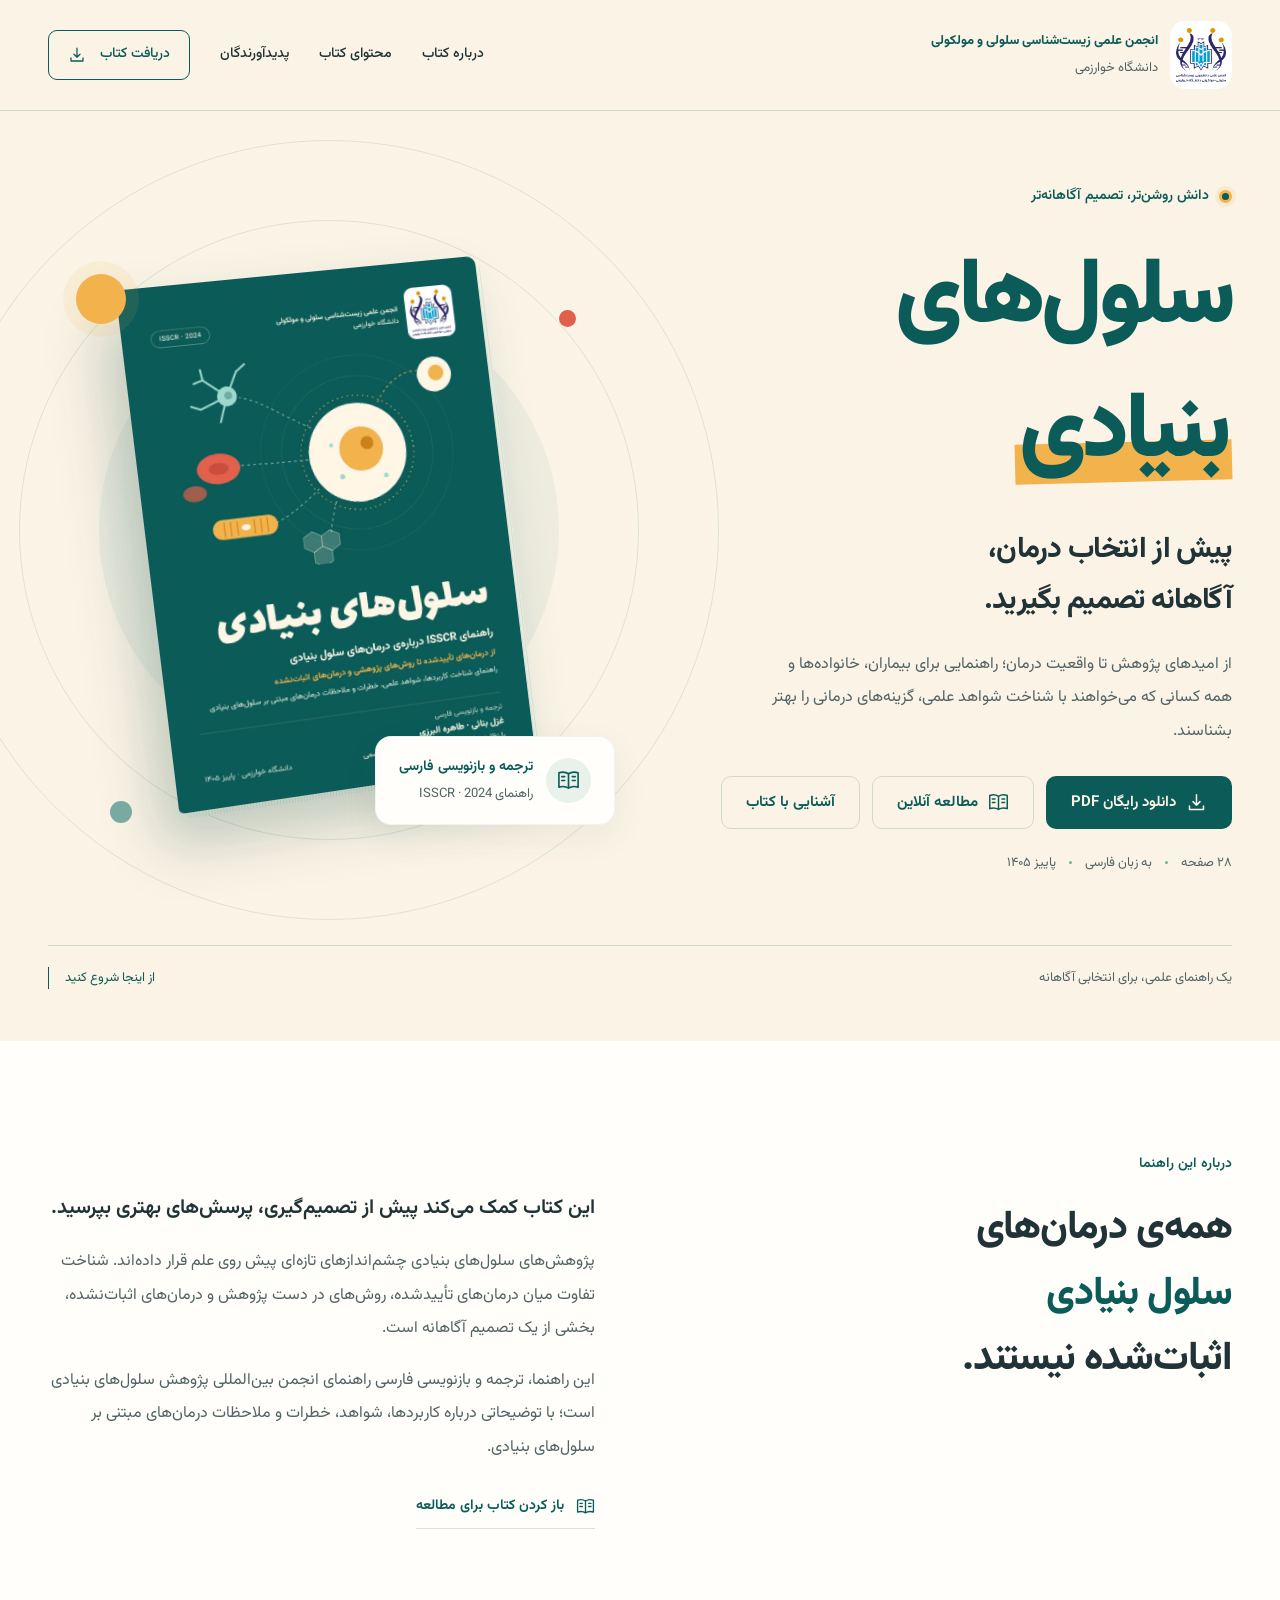
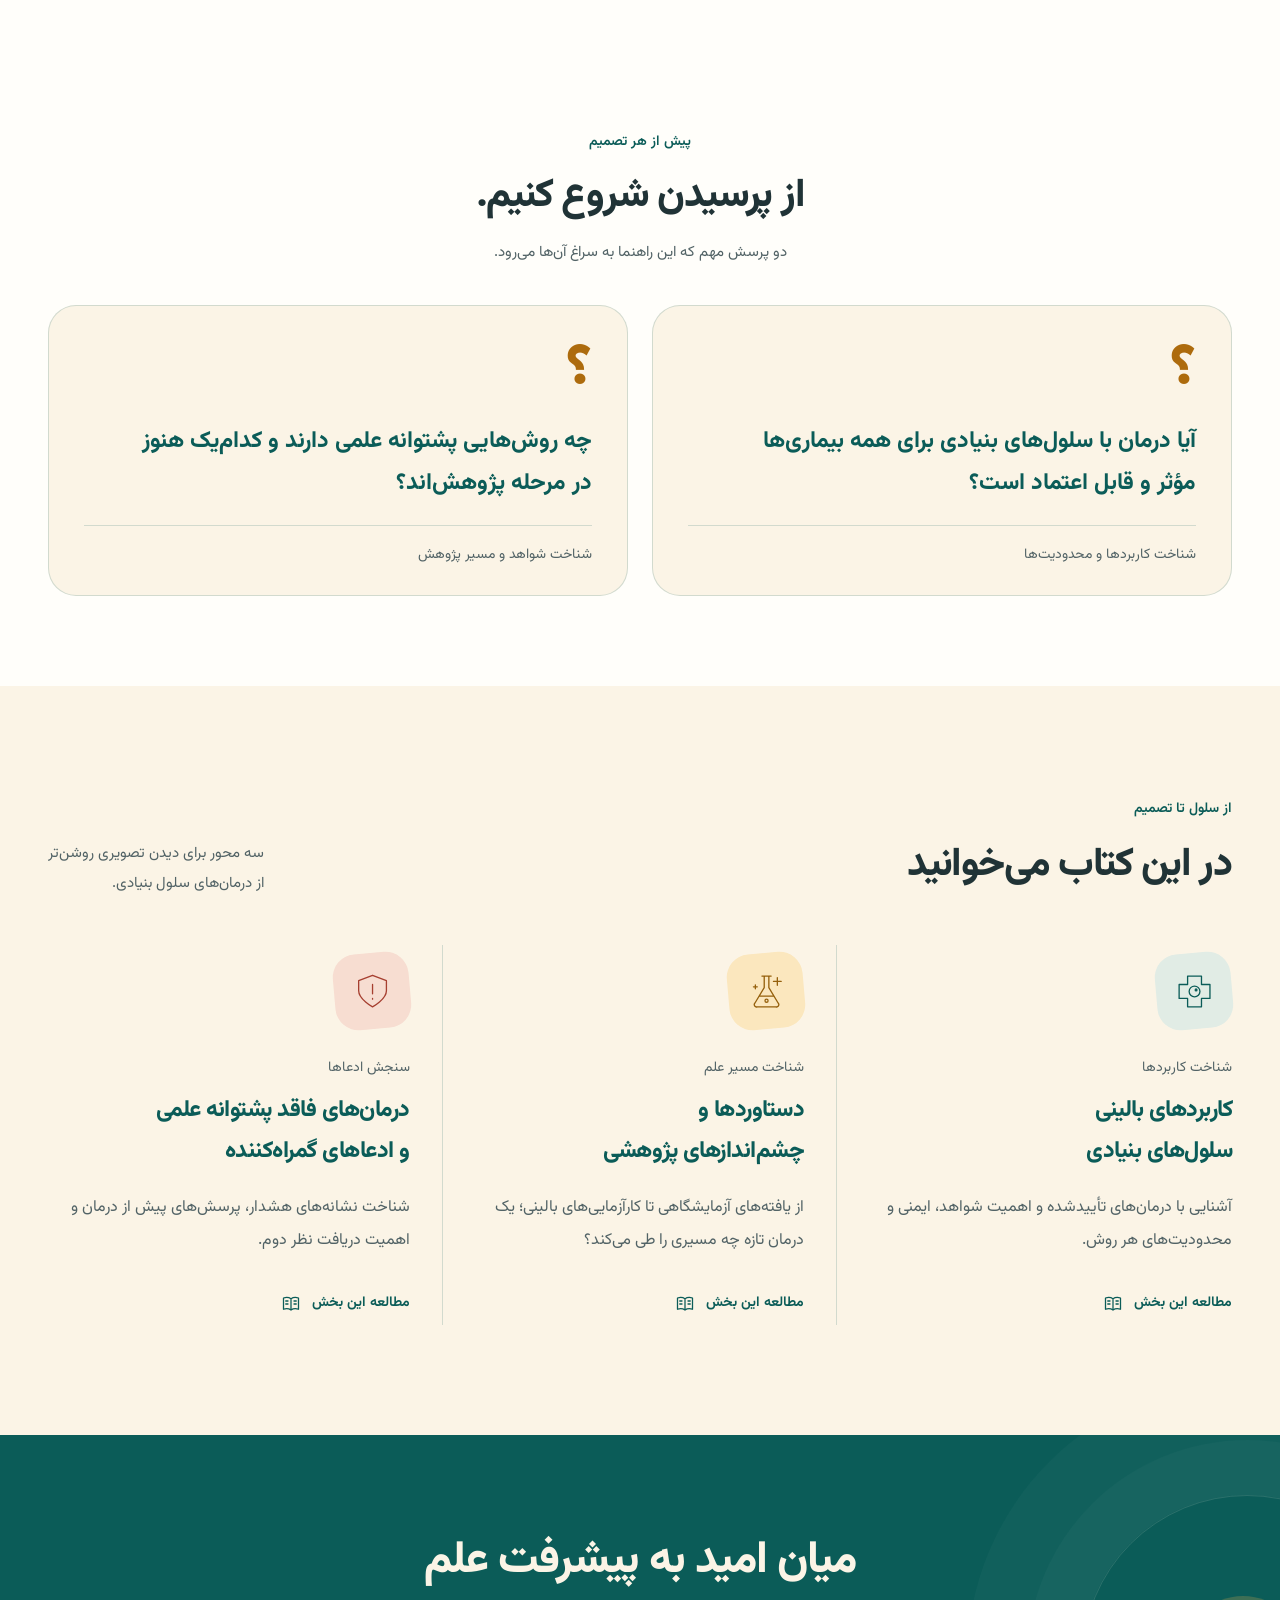
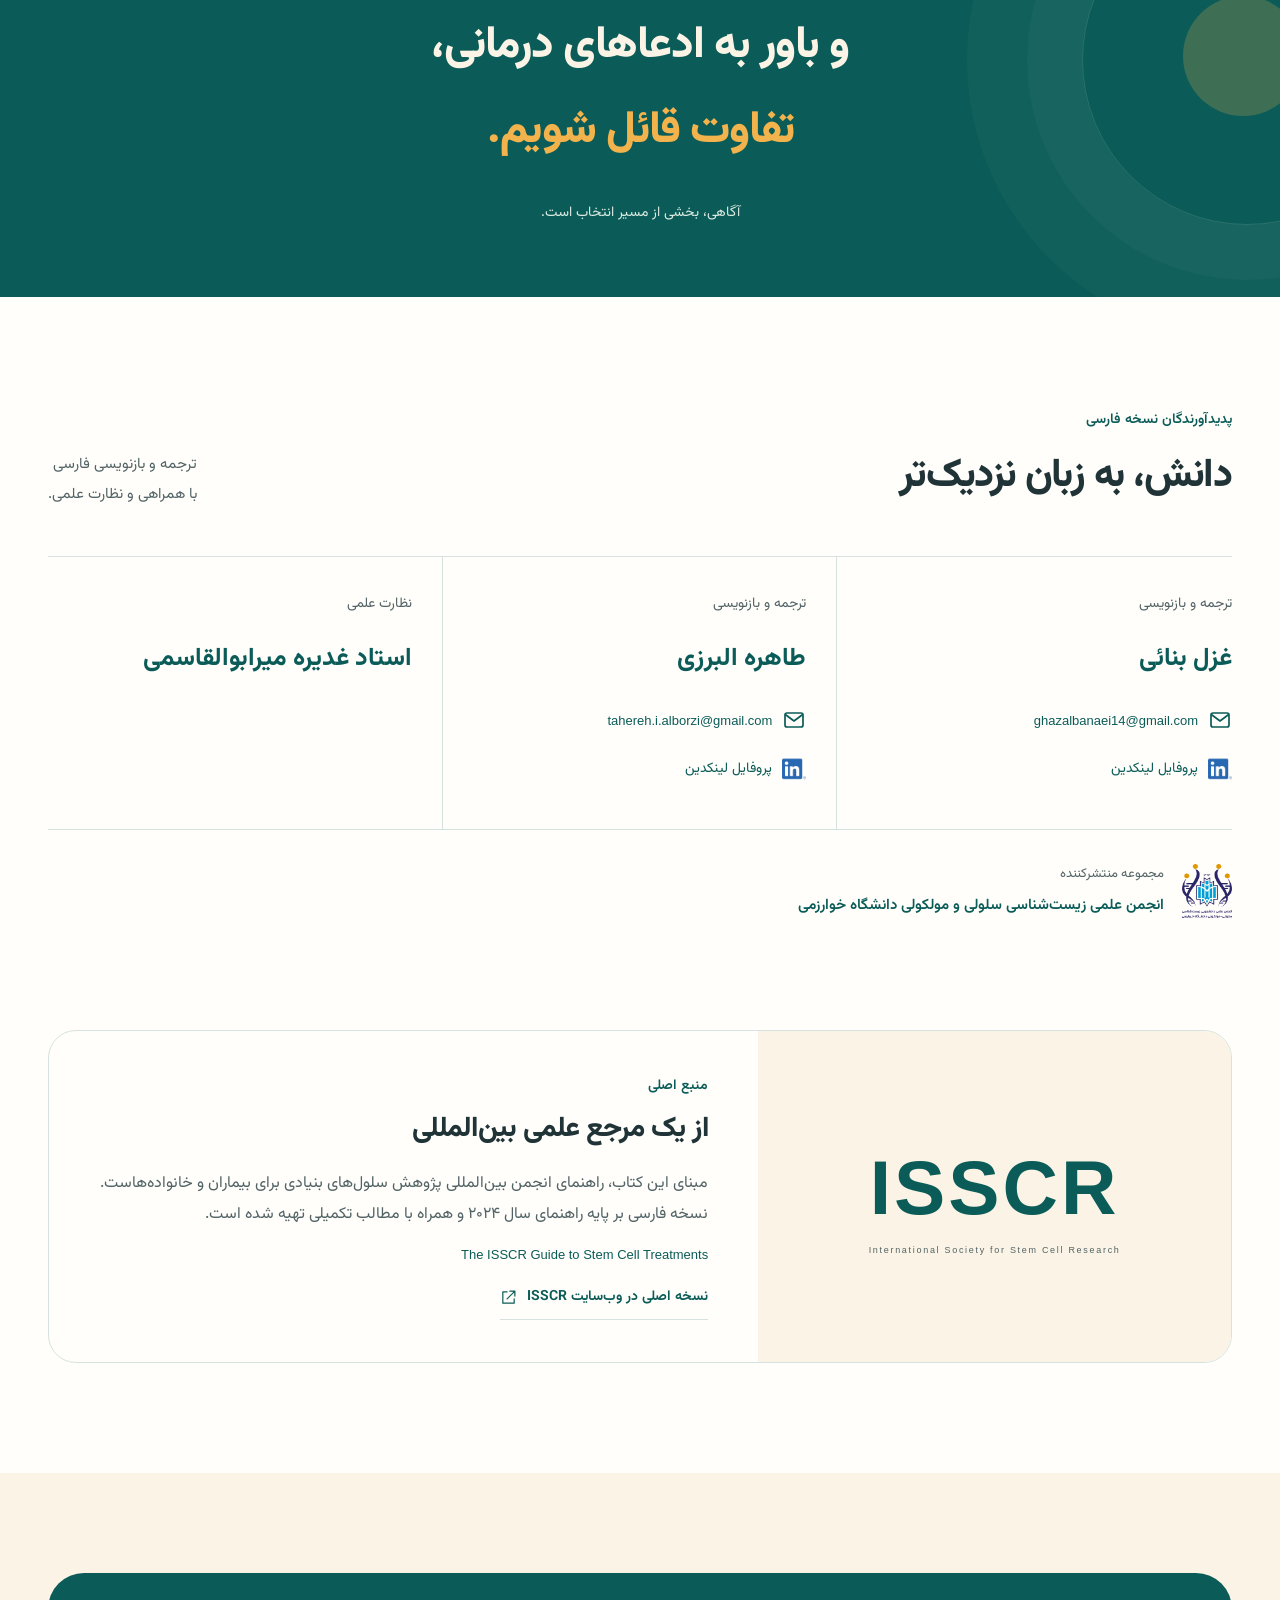
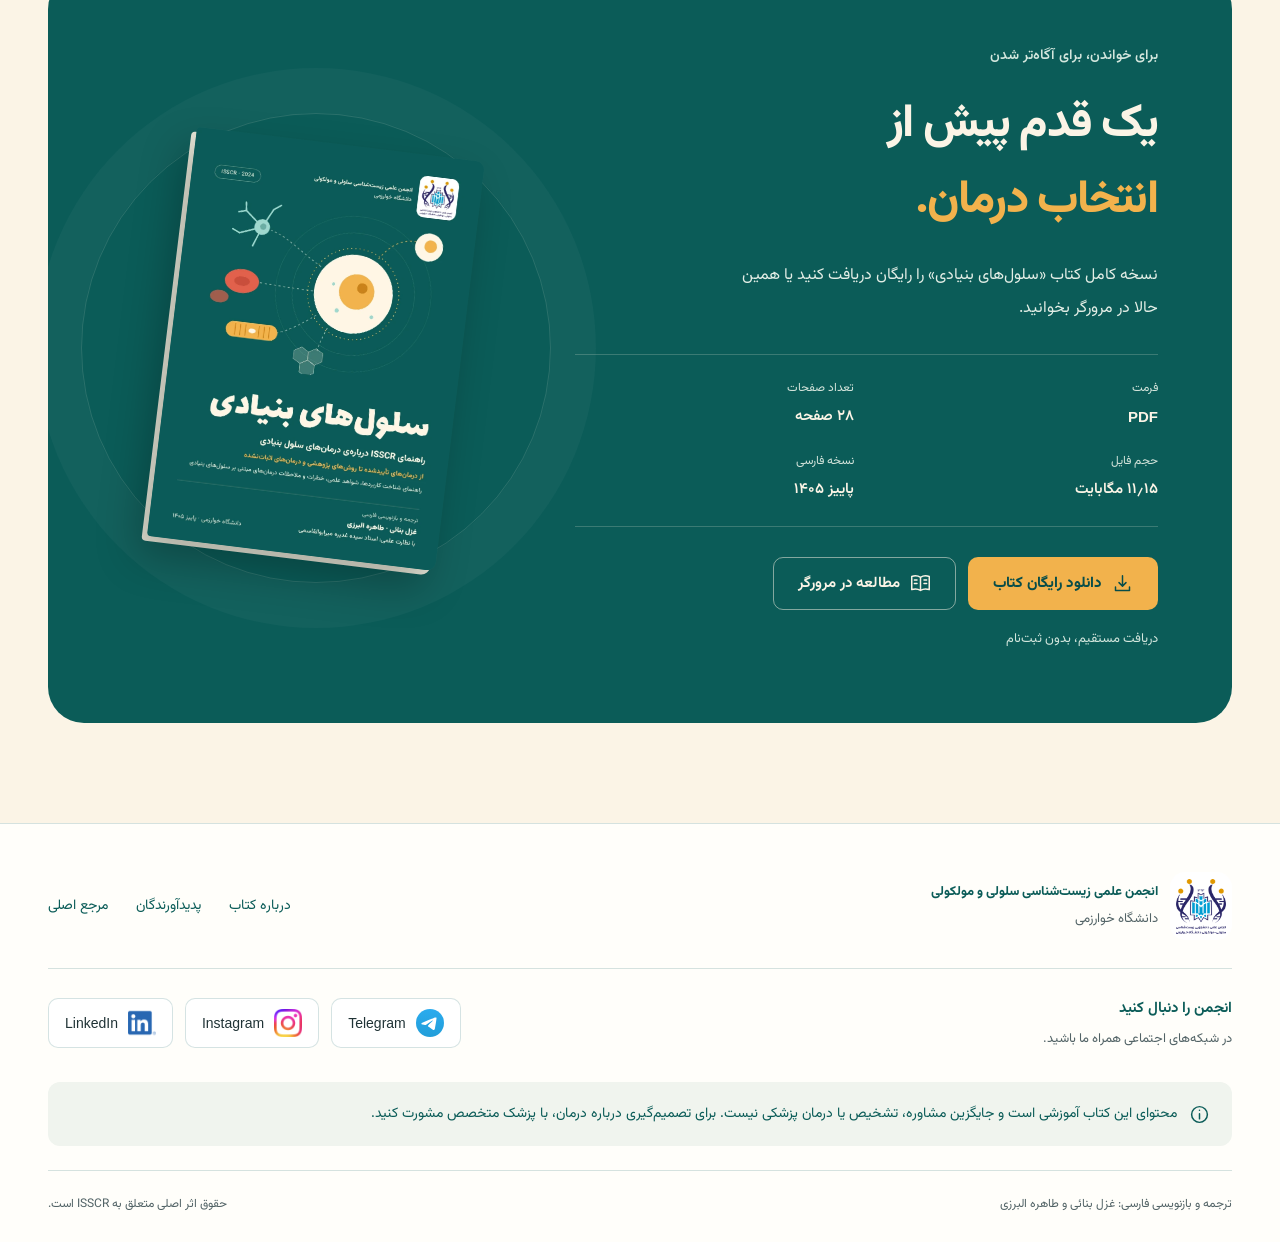
<file: index.html>
<!doctype html>
<html lang="fa" dir="rtl">
<head>
  <meta charset="utf-8">
  <meta name="viewport" content="width=device-width, initial-scale=1">
  <title>سلول‌های بنیادی | پیش از انتخاب درمان، آگاهانه تصمیم بگیرید</title>
  <meta name="description" content="دریافت رایگان کتاب سلول‌های بنیادی؛ ترجمه و بازنویسی فارسی راهنمای ISSCR توسط غزل بنائی و طاهره البرزی، با نظارت علمی استاد غدیره میرابوالقاسمی. دانشگاه خوارزمی، پاییز ۱۴۰۵.">
  <meta name="theme-color" content="#0B5C58">
  <meta name="robots" content="noindex, nofollow">
  <meta property="og:type" content="website">
  <meta property="og:locale" content="fa_IR">
  <meta property="og:title" content="سلول‌های بنیادی | یک راهنما برای تصمیم آگاهانه">
  <meta property="og:description" content="پیش از انتخاب درمان، آگاهانه تصمیم بگیرید. دریافت رایگان ترجمه و بازنویسی فارسی راهنمای ISSCR؛ ۲۸ صفحه، پاییز ۱۴۰۵.">
  <meta property="og:image" content="assets/images/social-card.png">
  <meta property="og:image:alt" content="کتاب سلول‌های بنیادی؛ پیش از انتخاب درمان، آگاهانه تصمیم بگیرید">
  <meta property="og:image:width" content="1200">
  <meta property="og:image:height" content="630">
  <meta name="twitter:card" content="summary_large_image">
  <meta name="twitter:title" content="سلول‌های بنیادی | راهنمای فارسی ISSCR">
  <meta name="twitter:description" content="پیش از انتخاب درمان، آگاهانه تصمیم بگیرید. کتاب فارسی رایگان، پاییز ۱۴۰۵.">
  <meta name="twitter:image" content="assets/images/social-card.png">
  <link rel="icon" href="assets/icons/favicon.svg" type="image/svg+xml">
  <link rel="icon" href="assets/icons/favicon-32.png" type="image/png" sizes="32x32">
  <link rel="apple-touch-icon" href="assets/icons/apple-touch-icon.png">
  <link rel="preload" href="assets/fonts/Vazirmatn-variable.woff2" as="font" type="font/woff2" crossorigin>
  <link rel="stylesheet" href="css/styles.css">
  <script src="js/main.js" defer></script>
</head>
<body>
  <a class="skip-link" href="#main">رفتن به محتوای اصلی</a>
  <header class="site-header">
    <div class="container header-inner">
      <a class="brand" href="index.html" aria-label="صفحه اصلی کتاب سلول‌های بنیادی">
        <span class="brand-mark"><img src="assets/logos/association-mark.png" width="57" height="62" alt="نشان انجمن علمی زیست‌شناسی سلولی و مولکولی"></span>
        <span class="brand-text"><strong>انجمن علمی زیست‌شناسی سلولی و مولکولی</strong><span>دانشگاه خوارزمی</span></span>
      </a>
      <button class="menu-toggle" type="button" aria-expanded="false" aria-controls="main-nav" hidden><span class="menu-lines" aria-hidden="true"></span><span class="sr-only">فهرست راهبری</span></button>
      <nav class="main-nav" id="main-nav" aria-label="راهبری اصلی">
        <a href="#about">درباره کتاب</a>
        <a href="#inside">محتوای کتاب</a>
        <a href="#contributors">پدیدآورندگان</a>
        <a class="header-download" href="#download">دریافت کتاب <svg aria-hidden="true"><use href="assets/icons/sprite.svg#download"/></svg></a>
      </nav>
    </div>
  </header>

  <main id="main">
    <section class="hero" aria-labelledby="book-title">
      <div class="container hero-grid">
        <div class="hero-copy">
          <span class="eyebrow"><span class="small-cell" aria-hidden="true"></span>دانش روشن‌تر، تصمیم آگاهانه‌تر</span>
          <h1 id="book-title">سلول‌های<br> <span class="title-highlight">بنیادی</span></h1>
          <p class="hero-subtitle">پیش از انتخاب درمان،<br> آگاهانه تصمیم بگیرید.</p>
          <p class="hero-description">از امیدهای پژوهش تا واقعیت درمان؛ راهنمایی برای بیماران، خانواده‌ها و همه کسانی که می‌خواهند با شناخت شواهد علمی، گزینه‌های درمانی را بهتر بشناسند.</p>
          <div class="hero-actions">
            <a class="button button-primary" href="downloads/book.pdf" download="stem-cells-fa.pdf"><svg aria-hidden="true"><use href="assets/icons/sprite.svg#download"/></svg>دانلود رایگان PDF</a>
            <a class="button button-outline" href="flip.html"><svg aria-hidden="true"><use href="assets/icons/sprite.svg#book"/></svg>مطالعه آنلاین</a>
            <a class="button button-outline" href="#about">آشنایی با کتاب</a>
          </div>
          <p class="hero-meta"><span>۲۸ صفحه</span><span>به زبان فارسی</span><span>پاییز ۱۴۰۵</span></p>
        </div>
        <div class="hero-art">
          <div class="orbit orbit-one" aria-hidden="true"></div>
          <div class="orbit orbit-two" aria-hidden="true"></div>
          <span class="floating-cell cell-yellow" aria-hidden="true"></span>
          <span class="floating-cell cell-coral" aria-hidden="true"></span>
          <span class="floating-cell cell-sage" aria-hidden="true"></span>
          <div class="book-scene">
            <div class="book-object"><img class="hero-cover" src="assets/images/book-cover.webp" alt="جلد واقعی کتاب سلول‌های بنیادی؛ ترجمه و بازنویسی غزل بنائی و طاهره البرزی" width="839" height="1191" fetchpriority="high"></div>
          </div>
          <div class="reference-badge"><span class="badge-symbol" aria-hidden="true"><svg><use href="assets/icons/sprite.svg#book"/></svg></span><span><strong>ترجمه و بازنویسی فارسی</strong><span>راهنمای <bdi lang="en">ISSCR · 2024</bdi></span></span></div>
        </div>
      </div>
      <div class="container hero-bottom"><span>یک راهنمای علمی، برای انتخابی آگاهانه</span><a href="#about">از اینجا شروع کنید <span class="scroll-line" aria-hidden="true"></span></a></div>
    </section>

    <section class="section about-section" id="about" aria-labelledby="about-title">
      <div class="container about-grid">
        <div class="section-heading"><span class="eyebrow">درباره این راهنما</span><h2 id="about-title">همه‌ی درمان‌های<br> <span class="text-teal">سلول بنیادی</span><br> اثبات‌شده نیستند.</h2></div>
        <div class="about-copy"><p class="lead">این کتاب کمک می‌کند پیش از تصمیم‌گیری، پرسش‌های بهتری بپرسید.</p><p>پژوهش‌های سلول‌های بنیادی چشم‌اندازهای تازه‌ای پیش روی علم قرار داده‌اند. شناخت تفاوت میان درمان‌های تأییدشده، روش‌های در دست پژوهش و درمان‌های اثبات‌نشده، بخشی از یک تصمیم آگاهانه است.</p><p>این راهنما، ترجمه و بازنویسی فارسی راهنمای انجمن بین‌المللی پژوهش سلول‌های بنیادی است؛ با توضیحاتی درباره کاربردها، شواهد، خطرات و ملاحظات درمان‌های مبتنی بر سلول‌های بنیادی.</p><a class="text-link" href="flip.html"><svg aria-hidden="true"><use href="assets/icons/sprite.svg#book"/></svg>باز کردن کتاب برای مطالعه</a></div>
      </div>
    </section>

    <section class="questions-section section" aria-labelledby="questions-title">
      <div class="container"><div class="questions-top"><span class="eyebrow">پیش از هر تصمیم</span><h2 id="questions-title">از پرسیدن شروع کنیم.</h2><p>دو پرسش مهم که این راهنما به سراغ آن‌ها می‌رود.</p></div>
        <div class="question-grid">
          <article class="question"><span class="question-mark" aria-hidden="true">؟</span><h3>آیا درمان با سلول‌های بنیادی برای همه بیماری‌ها مؤثر و قابل اعتماد است؟</h3><span class="question-tag">شناخت کاربردها و محدودیت‌ها</span></article>
          <article class="question"><span class="question-mark" aria-hidden="true">؟</span><h3>چه روش‌هایی پشتوانه علمی دارند و کدام‌یک هنوز در مرحله پژوهش‌اند؟</h3><span class="question-tag">شناخت شواهد و مسیر پژوهش</span></article>
        </div>
      </div>
    </section>

    <section class="section inside-section" id="inside" aria-labelledby="inside-title">
      <div class="container">
        <div class="section-top"><div><span class="eyebrow">از سلول تا تصمیم</span><h2 id="inside-title">در این کتاب می‌خوانید</h2></div><p>سه محور برای دیدن تصویری روشن‌تر<br> از درمان‌های سلول بنیادی.</p></div>
        <div class="topic-grid">
          <article class="topic"><span class="topic-icon icon-teal"><svg aria-hidden="true"><use href="assets/icons/sprite.svg#clinical"/></svg></span><span class="topic-label">شناخت کاربردها</span><h3>کاربردهای بالینی<br> سلول‌های بنیادی</h3><p>آشنایی با درمان‌های تأییدشده و اهمیت شواهد، ایمنی و محدودیت‌های هر روش.</p><a href="flip.html#page=12">مطالعه این بخش <svg aria-hidden="true"><use href="assets/icons/sprite.svg#book"/></svg></a></article>
          <article class="topic"><span class="topic-icon icon-yellow"><svg aria-hidden="true"><use href="assets/icons/sprite.svg#research"/></svg></span><span class="topic-label">شناخت مسیر علم</span><h3>دستاوردها و<br> چشم‌اندازهای پژوهشی</h3><p>از یافته‌های آزمایشگاهی تا کارآزمایی‌های بالینی؛ یک درمان تازه چه مسیری را طی می‌کند؟</p><a href="flip.html#page=16">مطالعه این بخش <svg aria-hidden="true"><use href="assets/icons/sprite.svg#book"/></svg></a></article>
          <article class="topic"><span class="topic-icon icon-coral"><svg aria-hidden="true"><use href="assets/icons/sprite.svg#shield"/></svg></span><span class="topic-label">سنجش ادعاها</span><h3>درمان‌های فاقد پشتوانه علمی<br> و ادعاهای گمراه‌کننده</h3><p>شناخت نشانه‌های هشدار، پرسش‌های پیش از درمان و اهمیت دریافت نظر دوم.</p><a href="flip.html#page=23">مطالعه این بخش <svg aria-hidden="true"><use href="assets/icons/sprite.svg#book"/></svg></a></article>
        </div>
      </div>
    </section>

    <section class="quote-section" aria-label="پیام اصلی کتاب"><div class="container quote-inner"><div class="quote-cell" aria-hidden="true"><span></span></div><blockquote>میان امید به پیشرفت علم<br> و باور به ادعاهای درمانی،<br> <em>تفاوت قائل شویم.</em></blockquote><span class="quote-caption">آگاهی، بخشی از مسیر انتخاب است.</span></div></section>

    <section class="section contributors-section" id="contributors" aria-labelledby="contributors-title">
      <div class="container"><div class="section-top"><div><span class="eyebrow">پدیدآورندگان نسخه فارسی</span><h2 id="contributors-title">دانش، به زبان نزدیک‌تر</h2></div><p>ترجمه و بازنویسی فارسی<br> با همراهی و نظارت علمی.</p></div>
        <div class="contributors-grid">
          <article class="contributor-block translator" aria-labelledby="ghazal-name">
            <span class="role-label">ترجمه و بازنویسی</span><h3 id="ghazal-name">غزل بنائی</h3>
            <ul class="person-contact" aria-label="راه‌های ارتباطی غزل بنائی">
              <li><a class="contact-link" href="mailto:ghazalbanaei14@gmail.com" aria-label="ایمیل غزل بنائی: ghazalbanaei14@gmail.com"><svg aria-hidden="true"><use href="assets/icons/sprite.svg#email"/></svg><bdi lang="en" dir="ltr">ghazalbanaei14@gmail.com</bdi></a></li>
              <li><a class="contact-link" href="https://www.linkedin.com/in/ghazal-banaei" target="_blank" rel="noopener noreferrer" aria-label="پروفایل لینکدین غزل بنائی (در برگه جدید)"><img src="assets/icons/socials/linkedin.png" alt="" width="24" height="24" loading="lazy"><span>پروفایل لینکدین</span><span class="sr-only"> (در برگه جدید)</span></a></li>
            </ul>
          </article>
          <article class="contributor-block translator" aria-labelledby="tahereh-name">
            <span class="role-label">ترجمه و بازنویسی</span><h3 id="tahereh-name">طاهره البرزی</h3>
            <ul class="person-contact" aria-label="راه‌های ارتباطی طاهره البرزی">
              <li><a class="contact-link" href="mailto:tahereh.i.alborzi@gmail.com" aria-label="ایمیل طاهره البرزی: tahereh.i.alborzi@gmail.com"><svg aria-hidden="true"><use href="assets/icons/sprite.svg#email"/></svg><bdi lang="en" dir="ltr">tahereh.i.alborzi@gmail.com</bdi></a></li>
              <li><a class="contact-link" href="https://www.linkedin.com/in/tahereh-alborzi" target="_blank" rel="noopener noreferrer" aria-label="پروفایل لینکدین طاهره البرزی (در برگه جدید)"><img src="assets/icons/socials/linkedin.png" alt="" width="24" height="24" loading="lazy"><span>پروفایل لینکدین</span><span class="sr-only"> (در برگه جدید)</span></a></li>
            </ul>
          </article>
          <div class="contributor-block supervisor"><span class="role-label">نظارت علمی</span><h3>استاد غدیره میرابوالقاسمی</h3></div>
        </div>
        <div class="publisher-line"><img src="assets/logos/association-mark.png" width="50" height="55" alt="" loading="lazy"><p><span>مجموعه منتشرکننده</span><strong>انجمن علمی زیست‌شناسی سلولی و مولکولی دانشگاه خوارزمی</strong></p></div>
      </div>
    </section>

    <section class="section reference-section" id="reference" aria-labelledby="reference-title"><div class="container reference-panel"><div class="reference-wordmark" aria-hidden="true"><span>ISSCR</span><span lang="en" dir="ltr">International Society for Stem Cell Research</span></div><div class="reference-copy"><span class="eyebrow">منبع اصلی</span><h2 id="reference-title">از یک مرجع علمی بین‌المللی</h2><p>مبنای این کتاب، راهنمای انجمن بین‌المللی پژوهش سلول‌های بنیادی برای بیماران و خانواده‌هاست. نسخه فارسی بر پایه راهنمای سال ۲۰۲۴ و همراه با مطالب تکمیلی تهیه شده است.</p><p class="reference-english" lang="en" dir="ltr">The ISSCR Guide to Stem Cell Treatments</p><a class="text-link" href="https://www.isscr.org/resources/patient-guide" target="_blank" rel="noopener noreferrer">نسخه اصلی در وب‌سایت ISSCR <svg aria-hidden="true"><use href="assets/icons/sprite.svg#external"/></svg><span class="sr-only">(در برگه جدید)</span></a></div></div></section>

    <section class="section download-section" id="download" aria-labelledby="download-title"><div class="container download-panel"><div class="download-copy"><span class="eyebrow">برای خواندن، برای آگاه‌تر شدن</span><h2 id="download-title">یک قدم پیش از<br> <span>انتخاب درمان.</span></h2><p>نسخه کامل کتاب «سلول‌های بنیادی» را رایگان دریافت کنید یا همین حالا در مرورگر بخوانید.</p><dl class="file-details"><div><dt>فرمت</dt><dd lang="en">PDF</dd></div><div><dt>تعداد صفحات</dt><dd>۲۸ صفحه</dd></div><div><dt>حجم فایل</dt><dd><abbr title="۱۱٬۱۵۲٬۹۹۵ بایت؛ مگابایت بر پایه ۱٬۰۰۰٬۰۰۰ بایت">۱۱٫۱۵ مگابایت</abbr></dd></div><div><dt>نسخه فارسی</dt><dd>پاییز ۱۴۰۵</dd></div></dl><div class="download-actions"><a class="button button-yellow" href="downloads/book.pdf" download="stem-cells-fa.pdf"><svg aria-hidden="true"><use href="assets/icons/sprite.svg#download"/></svg>دانلود رایگان کتاب</a><a class="button button-light-outline" href="flip.html"><svg aria-hidden="true"><use href="assets/icons/sprite.svg#book"/></svg>مطالعه در مرورگر</a></div><p class="download-note">دریافت مستقیم، بدون ثبت‌نام</p></div><div class="download-book"><img src="assets/images/book-cover.webp" alt="جلد کتاب سلول‌های بنیادی، نسخه فارسی پاییز ۱۴۰۵" width="839" height="1191" loading="lazy"><span class="download-book-ring" aria-hidden="true"></span></div></div></section>
  </main>

  <footer class="site-footer"><div class="container">
    <div class="footer-top"><a class="brand" href="index.html"><span class="brand-mark"><img src="assets/logos/association-mark.png" width="50" height="55" alt="نشان انجمن علمی"></span><span class="brand-text"><strong>انجمن علمی زیست‌شناسی سلولی و مولکولی</strong><span>دانشگاه خوارزمی</span></span></a><nav class="footer-nav" aria-label="پیوندهای پابرگ"><a href="#about">درباره کتاب</a><a href="#contributors">پدیدآورندگان</a><a href="#reference">مرجع اصلی</a></nav></div>
    <div class="footer-socials"><div class="social-label"><strong>انجمن را دنبال کنید</strong><span>در شبکه‌های اجتماعی همراه ما باشید.</span></div>
      <nav class="social-links" aria-label="شبکه‌های اجتماعی انجمن علمی">
        <a class="social-link" href="https://t.me/cellandmolecularbiology" target="_blank" rel="noopener noreferrer" aria-label="کانال تلگرام انجمن (در برگه جدید)"><img src="assets/icons/socials/telegram.svg" alt="" width="28" height="28" loading="lazy"><span lang="en" dir="ltr">Telegram</span><span class="sr-only"> (در برگه جدید)</span></a>
        <a class="social-link" href="https://www.instagram.com/cellandmolecularbiology/" target="_blank" rel="noopener noreferrer" aria-label="صفحه اینستاگرام انجمن (در برگه جدید)"><img src="assets/icons/socials/instagram.png" alt="" width="28" height="28" loading="lazy"><span lang="en" dir="ltr">Instagram</span><span class="sr-only"> (در برگه جدید)</span></a>
        <a class="social-link" href="https://www.linkedin.com/company/kharazmi-university-cell-molecular-biology-association" target="_blank" rel="noopener noreferrer" aria-label="صفحه لینکدین انجمن (در برگه جدید)"><img src="assets/icons/socials/linkedin.png" alt="" width="28" height="28" loading="lazy"><span lang="en" dir="ltr">LinkedIn</span><span class="sr-only"> (در برگه جدید)</span></a>
      </nav>
    </div>
    <div class="medical-note"><svg aria-hidden="true"><use href="assets/icons/sprite.svg#info"/></svg><p>محتوای این کتاب آموزشی است و جایگزین مشاوره، تشخیص یا درمان پزشکی نیست. برای تصمیم‌گیری درباره درمان، با پزشک متخصص مشورت کنید.</p></div>
    <div class="footer-bottom"><p>ترجمه و بازنویسی فارسی: غزل بنائی و طاهره البرزی</p><p>حقوق اثر اصلی متعلق به <bdi lang="en">ISSCR</bdi> است.</p></div>
  </div></footer>
</body>
</html>
</file>
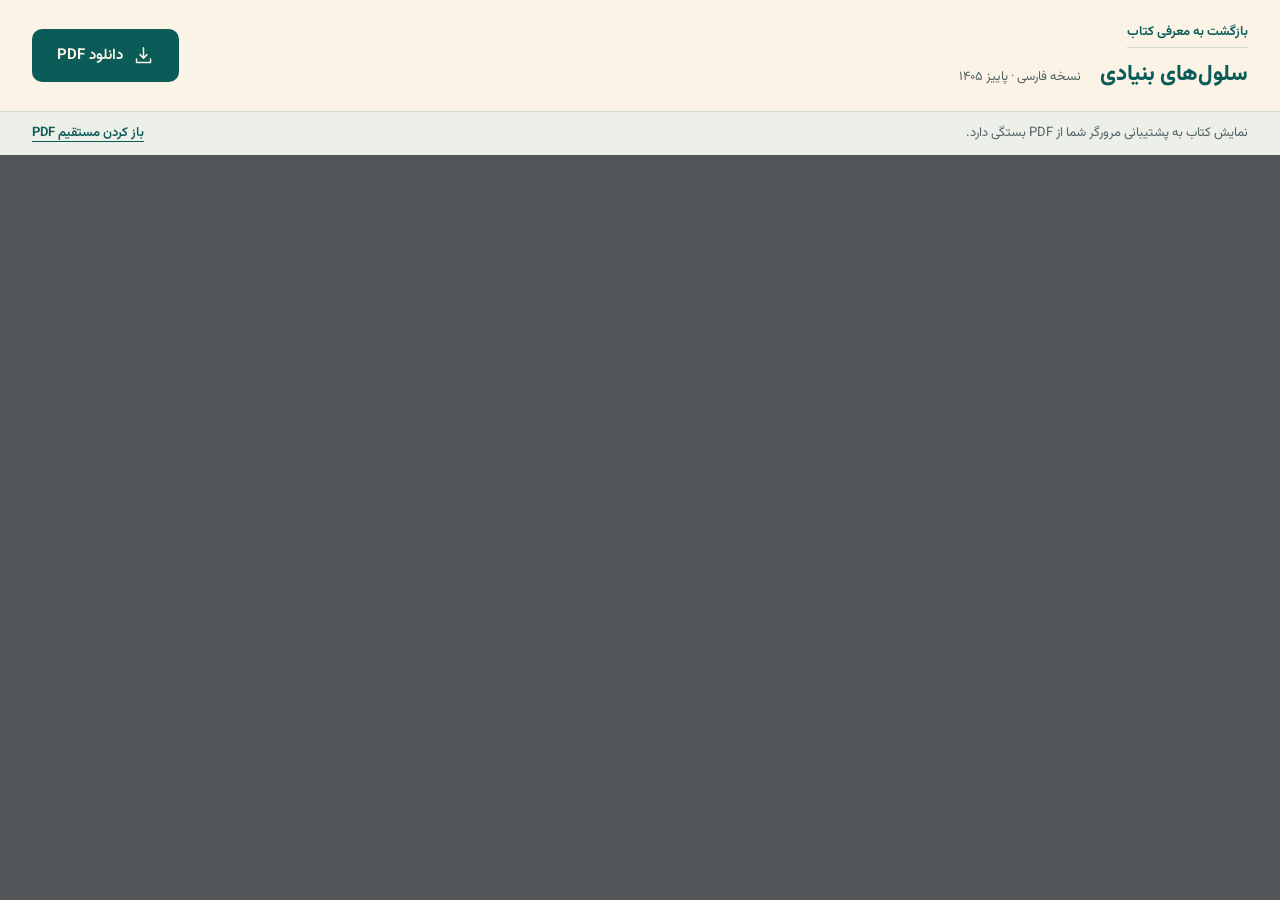
<file: read.html>
<!doctype html>
<html lang="fa" dir="rtl">
<head>
  <meta charset="utf-8">
  <meta name="viewport" content="width=device-width, initial-scale=1">
  <title>مطالعه کتاب سلول‌های بنیادی | نسخه فارسی</title>
  <meta name="description" content="مطالعه نسخه PDF کتاب سلول‌های بنیادی در مرورگر؛ ترجمه و بازنویسی فارسی راهنمای ISSCR.">
  <meta name="robots" content="noindex, nofollow">
  <meta name="theme-color" content="#0B5C58">
  <link rel="icon" href="assets/icons/favicon.svg" type="image/svg+xml">
  <link rel="stylesheet" href="css/styles.css">
  <script src="js/reader.js" defer></script>
</head>
<body class="reader-page">
  <a class="skip-link" href="#reader-content">رفتن به کتاب</a>
  <header class="reader-header"><div><a class="text-link" href="index.html">بازگشت به معرفی کتاب</a><h1>سلول‌های بنیادی <span>نسخه فارسی · پاییز ۱۴۰۵</span></h1></div><a class="button button-primary" href="downloads/book.pdf" download="stem-cells-fa.pdf"><svg aria-hidden="true"><use href="assets/icons/sprite.svg#download"/></svg>دانلود PDF</a></header>
  <main class="reader-main" id="reader-content"><div class="reader-help"><p>نمایش کتاب به پشتیبانی مرورگر شما از PDF بستگی دارد.</p><a id="open-pdf" href="downloads/book.pdf" target="_blank" rel="noopener">باز کردن مستقیم PDF<span class="sr-only"> (در برگه جدید)</span></a></div><iframe class="pdf-frame" id="pdf-frame" title="مطالعه نسخه PDF کتاب سلول‌های بنیادی"></iframe><noscript><style>#pdf-frame{display:none}</style><p class="container">برای مطالعه بدون JavaScript، پیوند «باز کردن مستقیم PDF» یا دکمه دانلود را انتخاب کنید.</p></noscript></main>
</body>
</html>
</file>
<file: css/styles.css>
@font-face{font-family:Vazirmatn;src:url('../assets/fonts/Vazirmatn-variable.woff2') format('woff2');font-weight:100 900;font-style:normal;font-display:swap}
:root{--teal:#0b5c58;--teal-dark:#084d49;--cream:#fbf4e6;--yellow:#f2b24c;--coral:#e0604c;--sage:#78aaa1;--ink:#203336;--muted:#526366;--line:rgba(11,92,88,.17);--white:#fffefa;--font:Vazirmatn,Tahoma,Arial,sans-serif;--radius:28px}
*,*::before,*::after{box-sizing:border-box}
html{scroll-behavior:smooth;scroll-padding-top:110px}
body{margin:0;background:var(--cream);color:var(--ink);font-family:var(--font);font-size:16px;line-height:1.95;text-rendering:optimizeLegibility;-webkit-font-smoothing:antialiased}
body,h1,h2,h3,p,figure,blockquote,dl,dd{margin:0}
a{color:inherit;text-decoration:none;text-underline-offset:5px}
button{font:inherit;color:inherit}
button,a{-webkit-tap-highlight-color:transparent}
button:not(:disabled),a{touch-action:manipulation}
img{display:block;max-width:100%;height:auto}
svg{display:inline-block;width:24px;height:24px;flex-shrink:0;vertical-align:middle;fill:none;stroke:currentColor;stroke-width:1.7;stroke-linecap:round;stroke-linejoin:round}
::selection{background:var(--yellow);color:var(--teal-dark)}
:focus-visible{outline:3px solid #bc5c20;outline-offset:6px;border-radius:4px}
[hidden]{display:none!important}
.sr-only{position:absolute;width:1px;height:1px;padding:0;margin:-1px;overflow:hidden;clip:rect(0,0,0,0);white-space:nowrap;border:0}
.skip-link{position:fixed;inset-block-start:10px;inset-inline-start:20px;z-index:100;background:var(--teal);color:#fff;padding:10px 20px;border-radius:10px;transform:translateY(-150%)}
.skip-link:focus{transform:translateY(0)}
.container{width:min(1200px,calc(100% - 96px));margin-inline:auto}
.section{padding-block:110px}
.eyebrow{display:block;font-size:14px;font-weight:600;letter-spacing:0;color:var(--teal);margin-block-end:18px}
h1,h2,h3{font-weight:800}
h2{font-size:clamp(28px,3.1vw,42px);line-height:1.65;letter-spacing:-1.2px}
h3{line-height:1.85}
p{overflow-wrap:break-word}
.text-teal{color:var(--teal)}
.site-header{position:relative;z-index:20;border-block-end:1px solid var(--line);background:var(--cream)}
.header-inner{display:flex;align-items:center;justify-content:space-between;gap:24px;min-height:110px}
.brand{display:flex;align-items:center;gap:12px;flex-shrink:0}
.brand-mark{display:flex;align-items:center;justify-content:center;background:#fff;border-radius:15px;padding:5px;width:62px;min-height:68px}
.brand-mark img{width:50px}
.brand-text{display:flex;flex-direction:column;gap:2px}
.brand-text strong{font-size:13px;font-weight:750;color:var(--teal)}
.brand-text>span{font-size:13px;color:var(--muted)}
.main-nav{display:flex;align-items:center;gap:30px;font-size:14px;font-weight:500}
.main-nav>a:not(.header-download){padding-block:12px}
.main-nav>a:not(.header-download):hover{color:var(--teal);text-decoration:underline}
.header-download{display:flex;align-items:center;gap:14px;border:1px solid var(--teal);padding:10px 19px;border-radius:9px;color:var(--teal);transition:background .2s,color .2s}
.header-download:hover{background:var(--teal);color:white}
.header-download svg{width:18px;height:18px}
.menu-toggle{display:none}
.hero{position:relative;overflow:hidden}
.hero-grid{display:grid;grid-template-columns:1fr 1fr;gap:60px;align-items:center;min-height:780px;padding-block:72px 68px}
.hero-copy{position:relative;z-index:2}
.hero-copy .eyebrow{display:flex;gap:10px;align-items:center;margin-block-end:23px}
.small-cell{display:inline-block;width:13px;height:13px;border:3px solid var(--yellow);background:var(--teal);border-radius:50%;box-shadow:0 0 0 4px rgba(242,178,76,.16)}
.hero h1{font-size:clamp(70px,7.2vw,108px);font-weight:900;line-height:1.45;color:var(--teal);letter-spacing:-4px}
.title-highlight{position:relative;display:inline-block;z-index:0;padding-inline:4px}
.title-highlight::before{content:"";position:absolute;bottom:18px;inset-inline:0;height:30%;background:var(--yellow);z-index:-1;transform:rotate(-1.5deg)}
.hero-subtitle{font-size:clamp(24px,2.3vw,32px);font-weight:750;line-height:1.75;margin-block-start:24px;letter-spacing:-.7px}
.hero-description{max-width:460px;font-size:16px;color:var(--muted);line-height:2.1;margin-block:20px 28px}
.hero-actions{display:flex;flex-wrap:wrap;align-items:center;gap:12px}
.button{display:inline-flex;align-items:center;justify-content:center;gap:10px;min-height:53px;padding:12px 24px;border:1px solid transparent;border-radius:10px;font-size:15px;font-weight:650;line-height:1.8;transition:background .2s,box-shadow .2s,transform .2s}
.button:hover{transform:translateY(-2px)}
.button svg{width:21px;height:21px}
.button-primary{background:var(--teal);color:var(--cream)}
.button-primary:hover{background:var(--teal-dark);box-shadow:0 8px 22px rgba(11,92,88,.15)}
.button-outline{border-color:var(--line);color:var(--teal)}
.button-outline:hover{background:rgba(11,92,88,.05);border-color:var(--teal)}
.hero-meta{display:flex;flex-wrap:wrap;align-items:center;gap:0;margin-block-start:22px;color:var(--muted);font-size:13px}
.hero-meta>span+span::before{content:"";display:inline-block;margin-inline:13px;width:3px;height:3px;background:var(--sage);border-radius:50%;vertical-align:middle}
.hero-art{position:relative;isolation:isolate;min-height:610px;display:flex;align-items:center;justify-content:center}
.orbit{position:absolute;aspect-ratio:1;border-radius:50%;border:1px solid rgba(11,92,88,.12);z-index:-1;pointer-events:none}
.orbit-one{width:620px}
.orbit-two{width:780px}
.orbit-two::before{content:"";display:block;position:absolute;width:460px;height:460px;background:rgba(120,170,161,.11);border-radius:50%;inset:calc(50% - 230px)}
.book-scene{perspective:1600px;position:relative;width:365px;max-width:80%;padding-block:12px}
.book-object{position:relative;transform:rotate(-7deg) rotateY(9deg);transform-style:preserve-3d;transition:transform .6s}
.book-object::after{content:"";position:absolute;inset:7px -8px -7px 8px;background:repeating-linear-gradient(90deg,#e1e6d9 0,#e1e6d9 1px,#f9f6eb 1px,#f9f6eb 3px);border-radius:3px 8px 8px 3px;z-index:-1;transform:translateZ(-10px)}
.hero-cover{position:relative;width:100%;border-radius:5px 9px 9px 5px;box-shadow:-18px 30px 55px rgba(11,70,65,.25)}
.hero-art:hover .book-object{transform:rotate(-5deg) rotateY(3deg)}
.floating-cell{display:block;position:absolute;border-radius:50%;z-index:1}
.cell-yellow{width:50px;height:50px;background:var(--yellow);top:8%;left:5%;box-shadow:0 0 0 13px rgba(242,178,76,.1)}
.cell-coral{width:17px;height:17px;background:var(--coral);right:6%;top:14%}
.cell-sage{width:22px;height:22px;background:var(--sage);bottom:2%;left:11%}
.reference-badge{position:absolute;bottom:10px;right:-5px;display:flex;align-items:center;gap:13px;padding:17px 23px;background:var(--white);border:1px solid rgba(11,92,88,.06);box-shadow:0 12px 35px rgba(20,64,60,.07);border-radius:16px}
.badge-symbol{color:var(--teal);display:grid;place-items:center;background:#e9f1eb;width:45px;height:45px;border-radius:50%}
.badge-symbol svg{width:23px;height:23px}
.reference-badge>span:last-child{display:flex;flex-direction:column}
.reference-badge strong{font-size:14px;font-weight:650;color:var(--teal)}
.reference-badge>span>span{font-size:13px;color:var(--muted)}
.hero-bottom{border-block-start:1px solid var(--line);padding-block:20px;display:flex;justify-content:space-between;gap:20px;font-size:13px;color:var(--muted)}
.hero-bottom>a{display:flex;align-items:center;gap:16px;color:var(--teal)}
.scroll-line{height:22px;width:1px;background:var(--teal);display:block}
.about-section{background:var(--white);margin-block-start:30px}
.about-grid{display:grid;grid-template-columns:1fr 1fr;gap:90px}
.about-copy{padding-block-start:38px}
.about-copy .lead{font-size:20px;font-weight:650;color:var(--ink);line-height:1.9}
.about-copy>p+p{margin-block-start:18px;color:var(--muted);font-size:16px;line-height:2.1}
.text-link{display:inline-flex;align-items:center;gap:12px;font-weight:650;font-size:14px;color:var(--teal);padding-block:8px;border-block-end:1px solid var(--line)}
.text-link:hover{border-color:var(--teal)}
.text-link svg{width:19px;height:19px}
.about-copy>.text-link{margin-block-start:20px}
.questions-section{padding-block:90px;background:var(--white)}
.questions-top{text-align:center;margin-block-end:38px}
.questions-top .eyebrow{margin-block-end:8px}
.questions-top p{font-size:15px;color:var(--muted);margin-block-start:8px}
.question-grid{display:grid;grid-template-columns:1fr 1fr;gap:24px}
.question{position:relative;border:1px solid var(--line);padding:30px 35px 26px;border-radius:var(--radius);background:var(--cream)}
.question-mark{display:block;font-size:58px;font-weight:900;line-height:1.2;color:#ad6b0d;margin-block-end:14px}
.question h3{font-size:23px;color:var(--teal);font-weight:750;margin-block-end:20px;max-width:470px}
.question-tag{font-size:13px;color:var(--muted);display:block;padding-block-start:16px;border-block-start:1px solid var(--line)}
.section-top{display:flex;align-items:flex-end;justify-content:space-between;gap:30px;margin-block-end:46px}
.section-top .eyebrow{margin-block-end:10px}
.section-top>p{font-size:15px;color:var(--muted);line-height:2}
.topic-grid{display:grid;grid-template-columns:repeat(3,minmax(0,1fr));gap:0}
.topic{padding:8px 32px 0;display:flex;flex-direction:column;align-items:flex-start}
.topic:first-child{padding-inline-start:0}
.topic:last-child{padding-inline-end:0}
.topic+.topic{border-inline-start:1px solid var(--line)}
.topic-icon{display:grid;place-items:center;width:76px;height:76px;border-radius:23px;margin-block-end:26px;transform:rotate(-5deg)}
.topic-icon svg{width:37px;height:37px;transform:rotate(5deg)}
.icon-teal{background:#e1ece5;color:var(--teal)}
.icon-yellow{background:#fbe7be;color:#95600c}
.icon-coral{background:#f7ddd1;color:#a63f30}
.topic-label{font-size:13px;color:var(--muted);margin-block-end:8px}
.topic h3{font-size:23px;color:var(--teal);line-height:1.8;letter-spacing:-.5px;margin-block-end:18px}
.topic>p{font-size:15px;color:var(--muted);line-height:2.1;flex:1;margin-block-end:24px}
.topic>a{display:flex;align-items:center;gap:12px;font-size:14px;font-weight:650;color:var(--teal);padding-block:8px}
.topic>a:hover{text-decoration:underline}
.topic>a svg{width:18px;height:18px}
.quote-section{position:relative;overflow:hidden;background:var(--teal);color:var(--cream)}
.quote-inner{position:relative;padding-block:84px 70px;text-align:center}
.quote-inner blockquote{font-size:clamp(27px,3.5vw,47px);font-weight:800;line-height:1.9;letter-spacing:-1px;position:relative}
.quote-inner em{color:var(--yellow);font-style:normal}
.quote-caption{display:block;margin-block-start:25px;color:#dcebe2;font-size:14px;position:relative}
.quote-cell{position:absolute;width:330px;height:330px;inset-inline-start:-180px;top:60px;border:1px solid rgba(251,244,230,.13);border-radius:50%;box-shadow:0 0 0 55px rgba(251,244,230,.025),0 0 0 115px rgba(251,244,230,.025)}
.quote-cell>span{position:absolute;width:120px;height:120px;top:100px;left:100px;border-radius:50%;background:rgba(242,178,76,.22)}
.contributors-section{background:var(--white)}
.contributors-grid{display:grid;grid-template-columns:1.15fr 1fr;border-block-start:1px solid var(--line);border-block-end:1px solid var(--line)}
.contributor-block{padding:34px 0 38px}
.contributor-block+.contributor-block{border-inline-start:1px solid var(--line);padding-inline-start:45px}
.role-label{display:block;color:var(--muted);font-size:14px;margin-block-end:18px}
.names{display:flex;align-items:center;gap:25px}
.names>span{font-size:16px;color:var(--sage)}
.contributor-block h3{font-size:25px;font-weight:750;color:var(--teal)}
.publisher-line{display:flex;align-items:center;gap:18px;margin-block-start:32px}
.publisher-line>img{width:50px;max-height:55px;object-fit:contain}
.publisher-line p{display:flex;flex-direction:column;gap:3px}
.publisher-line p>span{font-size:13px;color:var(--muted)}
.publisher-line strong{font-size:15px;font-weight:600;color:var(--teal)}
.reference-section{background:var(--white);padding-block-start:0}
.reference-panel{display:grid;grid-template-columns:.8fr 1.2fr;border:1px solid var(--line);border-radius:var(--radius);overflow:hidden}
.reference-wordmark{display:flex;justify-content:center;align-items:center;flex-direction:column;background:var(--cream);padding:40px 25px;text-align:center}
.reference-wordmark>span:first-child{font-family:Arial,sans-serif;font-size:clamp(50px,6vw,80px);font-weight:700;letter-spacing:3px;line-height:1.4;color:var(--teal)}
.reference-wordmark>span:last-child{font-family:Arial,sans-serif;font-size:9px;letter-spacing:1.7px;font-weight:500;color:var(--muted)}
.reference-copy{padding:42px 50px}
.reference-copy h2{font-size:28px;letter-spacing:-.5px}
.reference-copy .eyebrow{margin-block-end:6px}
.reference-copy>p{font-size:15px;color:var(--muted);margin-block-start:16px}
.reference-copy>.reference-english{text-align:right;font-size:13px;font-family:Arial,sans-serif;line-height:1.8;margin-block:12px 10px;color:var(--teal)}
.reference-copy .text-link{font-size:14px;gap:10px}
.reference-copy .text-link svg{width:17px;height:17px}
.download-section{padding-block:100px}
.download-panel{background:var(--teal);color:var(--cream);border-radius:36px;padding:70px 74px;display:grid;grid-template-columns:1.2fr .8fr;gap:65px;align-items:center;position:relative;overflow:hidden}
.download-copy{position:relative;z-index:1}
.download-copy .eyebrow{color:#d3e6dd;margin-block-end:16px}
.download-copy h2{font-size:clamp(35px,3.6vw,50px);line-height:1.65}
.download-copy h2>span{color:var(--yellow)}
.download-copy>p{font-size:15px;line-height:2.1;color:#e3eee6;max-width:440px;margin-block-start:20px}
.file-details{display:grid;grid-template-columns:1fr 1fr;gap:18px 25px;margin-block:28px 30px;border-block:1px solid rgba(251,244,230,.2);padding-block:22px}
.file-details>div{display:flex;flex-direction:column;gap:2px}
.file-details dt{font-size:12px;color:#d3e3da}
.file-details dd{font-size:15px;font-weight:600}
.file-details dd[lang]{font-family:Arial,sans-serif;line-height:1.95}
abbr{text-decoration:none}
.download-actions{display:flex;gap:12px;flex-wrap:wrap}
.button-yellow{color:var(--teal-dark);background:var(--yellow);font-weight:750}
.button-yellow:hover{background:#ffc669}
.button-light-outline{border-color:rgba(251,244,230,.5);color:var(--cream)}
.button-light-outline:hover{background:rgba(251,244,230,.1)}
.download-copy>.download-note{font-size:12px;margin-block-start:16px;color:#d3e6dd}
.download-book{position:relative;display:flex;align-items:center;justify-content:center;padding-inline:15px;isolation:isolate}
.download-book>img{width:290px;transform:rotate(7deg);border-radius:4px 9px 9px 4px;box-shadow:-10px 20px 40px rgba(0,0,0,.25),-5px 5px 0 #e7e7d8}
.download-book-ring{position:absolute;width:470px;height:470px;border:1px solid rgba(251,244,230,.13);border-radius:50%;z-index:-1;box-shadow:0 0 0 45px rgba(251,244,230,.03)}
.site-footer{background:var(--white);padding-block:48px 26px;border-block-start:1px solid var(--line)}
.footer-top{display:flex;align-items:center;justify-content:space-between;gap:30px}
.footer-nav{display:flex;align-items:center;gap:28px;font-size:14px;color:var(--teal)}
.footer-nav a:hover{text-decoration:underline}
.medical-note{display:flex;align-items:flex-start;gap:12px;background:#f0f4ee;padding:18px 22px;border-radius:12px;margin-block:30px 24px;color:var(--teal)}
.medical-note svg{width:21px;height:21px;margin-block-start:4px}
.medical-note p{font-size:13px;line-height:2}
.footer-bottom{display:flex;justify-content:space-between;gap:20px;color:var(--muted);font-size:12px;border-block-start:1px solid var(--line);padding-block-start:22px}
.reader-page{height:100vh;height:100dvh;display:flex;flex-direction:column;background:#edf0e9}
.reader-header{display:flex;align-items:center;justify-content:space-between;gap:20px;padding:16px 32px;background:var(--cream);border-block-end:1px solid var(--line)}
.reader-header .text-link{font-size:13px;padding:2px 0}
.reader-header h1{font-size:22px;line-height:1.8;margin-block-start:7px;color:var(--teal)}
.reader-header h1>span{font-size:13px;font-weight:400;color:var(--muted);margin-inline-start:14px}
.reader-main{display:flex;flex-direction:column;flex:1;min-height:0}
.reader-help{display:flex;justify-content:space-between;align-items:center;gap:15px;padding:9px 32px;font-size:13px;color:var(--muted)}
.reader-help a{text-decoration:underline;color:var(--teal);font-weight:600}
.pdf-frame{width:100%;flex:1;min-height:65vh;border:0;background:#535659}
@media(min-width:1000px) and (prefers-reduced-motion:no-preference){.hero-copy{animation:arrive .7s ease-out both}.hero-art{animation:arrive 1s ease-out both}.cell-sage{animation:float 7s ease-in-out infinite}.cell-yellow{animation:float 9s ease-in-out infinite}}
@keyframes arrive{from{opacity:0;transform:translateY(14px)}to{opacity:1;transform:translateY(0)}}
@keyframes float{0%,100%{transform:translateY(0)}50%{transform:translateY(-10px)}}
@media(min-width:1600px){.hero-grid{min-height:860px;padding-block:85px}.hero-art{min-height:640px}.book-scene{width:390px}}
@media(max-width:1199px){.container{width:calc(100% - 64px)}.main-nav{gap:20px}.brand-text strong{font-size:12px}.hero-grid{gap:35px}.hero-art{min-height:565px}.book-scene{width:330px}.hero h1{font-size:88px}.reference-badge{right:-8px;padding:14px 17px}.hero-subtitle{font-size:28px}.hero-actions .button{padding-inline:18px}.about-grid{gap:50px}.topic{padding-inline:24px}.topic h3{font-size:21px}.download-panel{padding:58px 48px;gap:30px}.download-actions .button{padding-inline:17px;font-size:14px}.names{gap:16px}.contributor-block h3{font-size:23px}.reference-copy{padding:36px}.footer-nav{gap:22px}}
@media(max-width:999px){.header-inner{min-height:98px;flex-wrap:wrap;position:relative;padding-block:14px}.brand-text strong{font-size:13px}.menu-toggle:not([hidden]){display:flex;align-items:center;justify-content:center;width:46px;height:46px;border:1px solid var(--line);border-radius:9px;background:transparent}.menu-lines,.menu-lines::before,.menu-lines::after{display:block;width:20px;height:2px;background:var(--teal);position:relative}.menu-lines::before,.menu-lines::after{content:"";position:absolute;left:0}.menu-lines::before{top:-6px}.menu-lines::after{top:6px}.main-nav{width:100%;justify-content:center;flex-wrap:wrap;padding-block:12px;gap:20px}.menu-toggle:not([hidden])~.main-nav{display:none}.menu-toggle:not([hidden])~.main-nav.is-open{display:flex}.hero-grid{gap:24px;min-height:auto;padding-block:55px 60px}.hero h1{font-size:76px;letter-spacing:-3px}.hero-subtitle{font-size:25px}.hero-description{font-size:15px}.hero-actions{gap:10px}.hero-actions .button{font-size:14px;padding:11px 14px;min-height:50px}.hero-art{min-height:500px}.book-scene{width:290px;max-width:88%}.orbit-one{width:440px}.orbit-two{width:590px}.reference-badge{right:-15px;bottom:0;padding:12px;gap:9px}.reference-badge strong{font-size:12px}.reference-badge>span>span{font-size:12px}.badge-symbol{width:36px;height:36px}.cell-coral{right:0}.cell-yellow{width:35px;height:35px;left:0;top:3%}.section{padding-block:80px}.about-grid{gap:36px;grid-template-columns:.9fr 1.1fr}.about-grid h2{font-size:30px}.about-copy{padding-block-start:30px}.about-copy .lead{font-size:18px}.about-copy>p+p{font-size:15px}.question{padding:25px}.question h3{font-size:20px}.question-mark{font-size:50px}.topic{padding-inline:20px}.topic h3{font-size:19px}.topic>p{font-size:14px}.topic-icon{width:65px;height:65px}.section-top>p{font-size:14px}.contributor-block h3{font-size:21px}.contributor-block+.contributor-block{padding-inline-start:30px}.names{gap:12px;flex-wrap:wrap}.reference-section{padding-block-start:0}.reference-panel{grid-template-columns:.7fr 1.3fr}.reference-copy{padding:32px}.reference-copy h2{font-size:25px}.reference-wordmark>span:first-child{font-size:50px}.reference-wordmark>span:last-child{font-size:8px;letter-spacing:1px}.download-panel{padding:50px 36px;gap:28px;grid-template-columns:1.25fr .75fr}.download-book{padding-inline:0}.download-copy h2{font-size:38px}.download-actions{gap:10px}.download-actions .button{padding-inline:14px}.download-copy>p{font-size:14px}.download-book>img{width:235px}.footer-top .brand-text strong{max-width:260px}.footer-nav{gap:18px;flex-wrap:wrap;justify-content:flex-end}}
@media(max-width:699px){html{scroll-padding-top:30px}.container{width:calc(100% - 40px)}.section{padding-block:64px}.header-inner{min-height:88px;gap:10px;padding-block:10px}.brand{gap:9px}.brand-mark{width:47px;min-height:53px;border-radius:12px;padding:3px}.brand-mark img{width:40px}.brand-text strong{font-size:10px;max-width:225px;line-height:1.8}.brand-text>span{font-size:11px}.menu-toggle:not([hidden]){width:40px;height:40px}.main-nav{gap:12px 22px;justify-content:flex-start;font-size:14px;padding-block:14px}.main-nav>a:last-child{width:100%;justify-content:center;margin-block-start:3px}.hero-grid{grid-template-columns:1fr;gap:12px;padding-block:38px 36px}.hero-copy .eyebrow{font-size:12px;margin-block-end:22px}.hero h1{font-size:clamp(70px,16vw,100px);line-height:1.35;letter-spacing:-3px}.title-highlight::before{bottom:14px;height:28%}.hero-subtitle{font-size:25px;line-height:1.8;margin-block-start:20px}.hero-subtitle br{display:none}.hero-description{font-size:15px;max-width:100%;margin-block:16px 23px}.hero-actions{gap:10px}.hero-actions .button{font-size:14px;padding-inline:20px;min-height:52px}.hero-meta{font-size:12px;margin-block-start:18px}.hero-art{min-height:460px;margin-block-start:30px;margin-inline:0}.book-scene{width:260px;max-width:73%}.orbit-one{width:390px}.orbit-two{width:520px}.reference-badge{right:0;bottom:3px;padding:12px 17px;gap:12px}.reference-badge strong{font-size:13px}.reference-badge>span>span{font-size:12px}.cell-yellow{left:7%;top:6%}.cell-coral{right:8%;top:12%;width:13px;height:13px}.cell-sage{left:14%;bottom:5%;width:18px;height:18px}.hero-bottom{font-size:11px;padding-block:16px;gap:12px}.hero-bottom>a{gap:8px}.scroll-line{height:18px}.about-section{margin-block-start:16px}.about-grid{grid-template-columns:1fr;gap:10px}.eyebrow{font-size:13px;margin-block-end:13px}h2{font-size:29px;letter-spacing:-.7px}.about-grid h2{font-size:31px}.about-copy{padding-block-start:14px}.about-copy .lead{font-size:18px}.about-copy>p+p{font-size:15px}.questions-section{padding-block-start:12px}.questions-top{text-align:right;margin-block-end:26px}.questions-top p{font-size:14px}.question-grid{grid-template-columns:1fr;gap:16px}.question{padding:24px;border-radius:22px}.question h3{font-size:20px;line-height:1.9;margin-block-end:16px}.question-mark{font-size:44px;margin-block-end:12px}.question-tag{font-size:12px;padding-block-start:13px}.section-top{flex-direction:column;align-items:flex-start;gap:12px;margin-block-end:32px}.section-top>p{font-size:14px}.section-top>p br{display:none}.topic-grid{grid-template-columns:1fr;gap:28px}.topic,.topic:first-child,.topic:last-child{padding:0}.topic+.topic{border-inline-start:0;border-block-start:1px solid var(--line);padding-block-start:28px}.topic-icon{margin-block-end:18px;width:64px;height:64px;border-radius:19px}.topic-icon svg{width:32px;height:32px}.topic h3{font-size:23px;line-height:1.8;margin-block-end:12px}.topic h3 br{display:none}.topic>p{font-size:15px;margin-block-end:12px}.quote-inner{padding-block:60px 50px}.quote-inner blockquote{font-size:clamp(23px,5.8vw,33px);line-height:2}.quote-caption{font-size:12px;margin-block-start:20px}.quote-cell{width:240px;height:240px;inset-inline-start:-220px;top:45px}.contributors-grid{grid-template-columns:1fr}.contributor-block{padding-block:26px}.contributor-block+.contributor-block{border-inline-start:0;border-block-start:1px solid var(--line);padding-inline-start:0}.contributor-block h3{font-size:22px}.names{gap:20px}.role-label{font-size:13px;margin-block-end:10px}.publisher-line{gap:14px;margin-block-start:26px;align-items:flex-start}.publisher-line>img{width:43px}.publisher-line strong{font-size:13px;line-height:2}.publisher-line p>span{font-size:12px}.reference-section{padding-block-start:0}.reference-panel{grid-template-columns:1fr;border-radius:22px}.reference-wordmark{padding:30px 20px}.reference-wordmark>span:first-child{font-size:52px}.reference-wordmark>span:last-child{font-size:8px}.reference-copy{padding:28px 24px}.reference-copy h2{font-size:24px}.reference-copy>p{font-size:14px}.reference-copy .text-link{font-size:13px;gap:8px}.reference-copy>.reference-english{font-size:12px}.download-section{padding-block:58px}.download-panel{width:calc(100% - 28px);padding:35px 24px 44px;border-radius:26px;grid-template-columns:1fr;gap:40px}.download-copy h2{font-size:39px}.download-copy .eyebrow{font-size:12px}.download-copy>p{font-size:14px;margin-block-start:16px}.file-details{gap:18px 14px;margin-block:24px;padding-block:20px}.file-details dd{font-size:14px}.download-actions{flex-direction:column}.download-actions .button{width:100%;font-size:15px;min-height:53px}.download-copy>.download-note{text-align:center;font-size:12px}.download-book{padding-block:15px 10px}.download-book>img{width:220px}.download-book-ring{width:320px;height:320px}.site-footer{padding-block:34px 22px}.footer-top{align-items:flex-start;flex-direction:column;gap:24px}.footer-top .brand-text strong{font-size:11px;max-width:260px}.footer-nav{gap:24px;font-size:13px;justify-content:flex-start}.medical-note{padding:16px;gap:10px;margin-block:24px 20px}.medical-note p{font-size:12px;line-height:2.1}.medical-note svg{width:19px;height:19px}.footer-bottom{flex-direction:column;gap:5px;padding-block-start:17px;font-size:11px}.reader-header{padding:12px 16px;align-items:flex-start;gap:12px}.reader-header h1{font-size:19px}.reader-header h1>span{display:block;font-size:11px;margin-inline:0}.reader-header .text-link{font-size:11px}.reader-header .button{font-size:12px;min-height:44px;padding:10px 12px;gap:7px;white-space:nowrap}.reader-header .button svg{width:17px;height:17px}.reader-help{padding:10px 16px;flex-direction:column;gap:4px;align-items:flex-start;font-size:12px}.pdf-frame{min-height:60vh}}
@media(max-width:359px){.container{width:calc(100% - 32px)}.brand-text strong{max-width:180px;font-size:9px}.hero-actions{align-items:stretch;flex-direction:column}.hero-actions .button{width:100%}.hero-meta>span+span::before{margin-inline:9px}.hero-bottom{flex-direction:column;gap:8px}.hero-art{min-height:415px}.book-scene{width:230px}.reference-badge{right:-2px}.names{gap:14px}.download-panel{padding-inline:20px}}
@media(prefers-reduced-motion:reduce){html{scroll-behavior:auto}*,*::before,*::after{animation:none!important;transition:none!important}.hero-art:hover .book-object{transform:rotate(-7deg) rotateY(9deg)}}
.hero-description,.about-copy>p+p,.topic>p,.reference-copy>p,.download-copy>p{font-size:1rem}
.topic-label,.topic>a,.question-tag,.role-label,.reference-copy .text-link{font-size:.875rem}
.download-copy>.download-note{font-size:.8125rem}
.medical-note p{font-size:.875rem}
/* Local social marks and explicit contact ownership. */
.contributors-grid{grid-template-columns:repeat(3,minmax(0,1fr))}
.contributor-block{min-width:0}
.contributor-block+.contributor-block{padding-inline-start:30px}
.contributor-block:not(:last-child){padding-inline-end:24px}
.person-contact{list-style:none;padding:0;margin:16px 0 0;display:grid;gap:5px}
.contact-link{display:flex;align-items:center;gap:10px;min-height:44px;max-width:100%;width:fit-content;padding-block:6px;font-size:14px;color:var(--teal);border-radius:6px}
.contact-link:hover{text-decoration:underline}
.contact-link svg,.contact-link img{width:24px;height:24px;flex-shrink:0;object-fit:contain}
.contact-link bdi{font-size:13px;overflow-wrap:anywhere;min-width:0;font-family:Arial,sans-serif;line-height:1.8}
.footer-socials{display:flex;align-items:center;justify-content:space-between;gap:24px;border-block-start:1px solid var(--line);padding-block-start:25px;margin-block-start:28px}
.social-label{display:flex;flex-direction:column;gap:3px}
.social-label strong{font-size:15px;font-weight:650;color:var(--teal)}
.social-label>span{font-size:13px;color:var(--muted)}
.social-links{display:flex;flex-wrap:wrap;gap:12px}
.social-link{display:inline-flex;align-items:center;justify-content:center;gap:10px;min-height:48px;padding:10px 16px;background:#fff;border:1px solid var(--line);border-radius:10px;font-size:14px;transition:border-color .2s,background .2s}
.social-link:hover{border-color:var(--teal);background:#f5f8f2}
.social-link img{width:28px;height:28px;object-fit:contain;flex-shrink:0}
.social-link>span[lang]{font-family:Arial,sans-serif}
@media(max-width:999px){.contributors-grid{grid-template-columns:repeat(2,minmax(0,1fr))}.contributor-block.supervisor{grid-column:1/-1;border-inline-start:0;border-block-start:1px solid var(--line);padding-inline-start:0}.footer-socials{align-items:flex-start;flex-direction:column;gap:18px}}
@media(max-width:699px){.contributors-grid{grid-template-columns:1fr}.contributor-block+.contributor-block{padding-inline-start:0}.contributor-block:not(:last-child){padding-inline-end:0}.person-contact{margin-block-start:12px;gap:4px}.contact-link bdi{font-size:14px}.social-links{gap:10px;width:100%}.social-link{flex:1 1 125px}.footer-socials{margin-block-start:24px;padding-block-start:24px}.social-label>span{font-size:12px}}
@media print{.footer-socials{display:none}}
@media print{.site-header,.hero-actions,.hero-bottom,.download-actions,.footer-nav,.skip-link,.reader-header,.reader-help{display:none!important}body{background:#fff;color:#000}.section{padding-block:25px}.container{width:100%}.hero-grid{padding-block:0;min-height:0}.hero-art{min-height:400px}.book-scene{width:220px}.hero h1{font-size:70px}.topic-grid,.question-grid{break-inside:avoid}.download-panel{background:#fff;color:#000;border:1px solid #ddd;padding:25px}.download-copy h2>span,.download-copy p,.download-copy .eyebrow,.file-details dt{color:#000}.quote-section{background:#eee;color:#000}.quote-inner em{color:#000}.reader-page{height:auto}.pdf-frame{height:100vh}.site-footer{padding-block:20px}}
</file>
